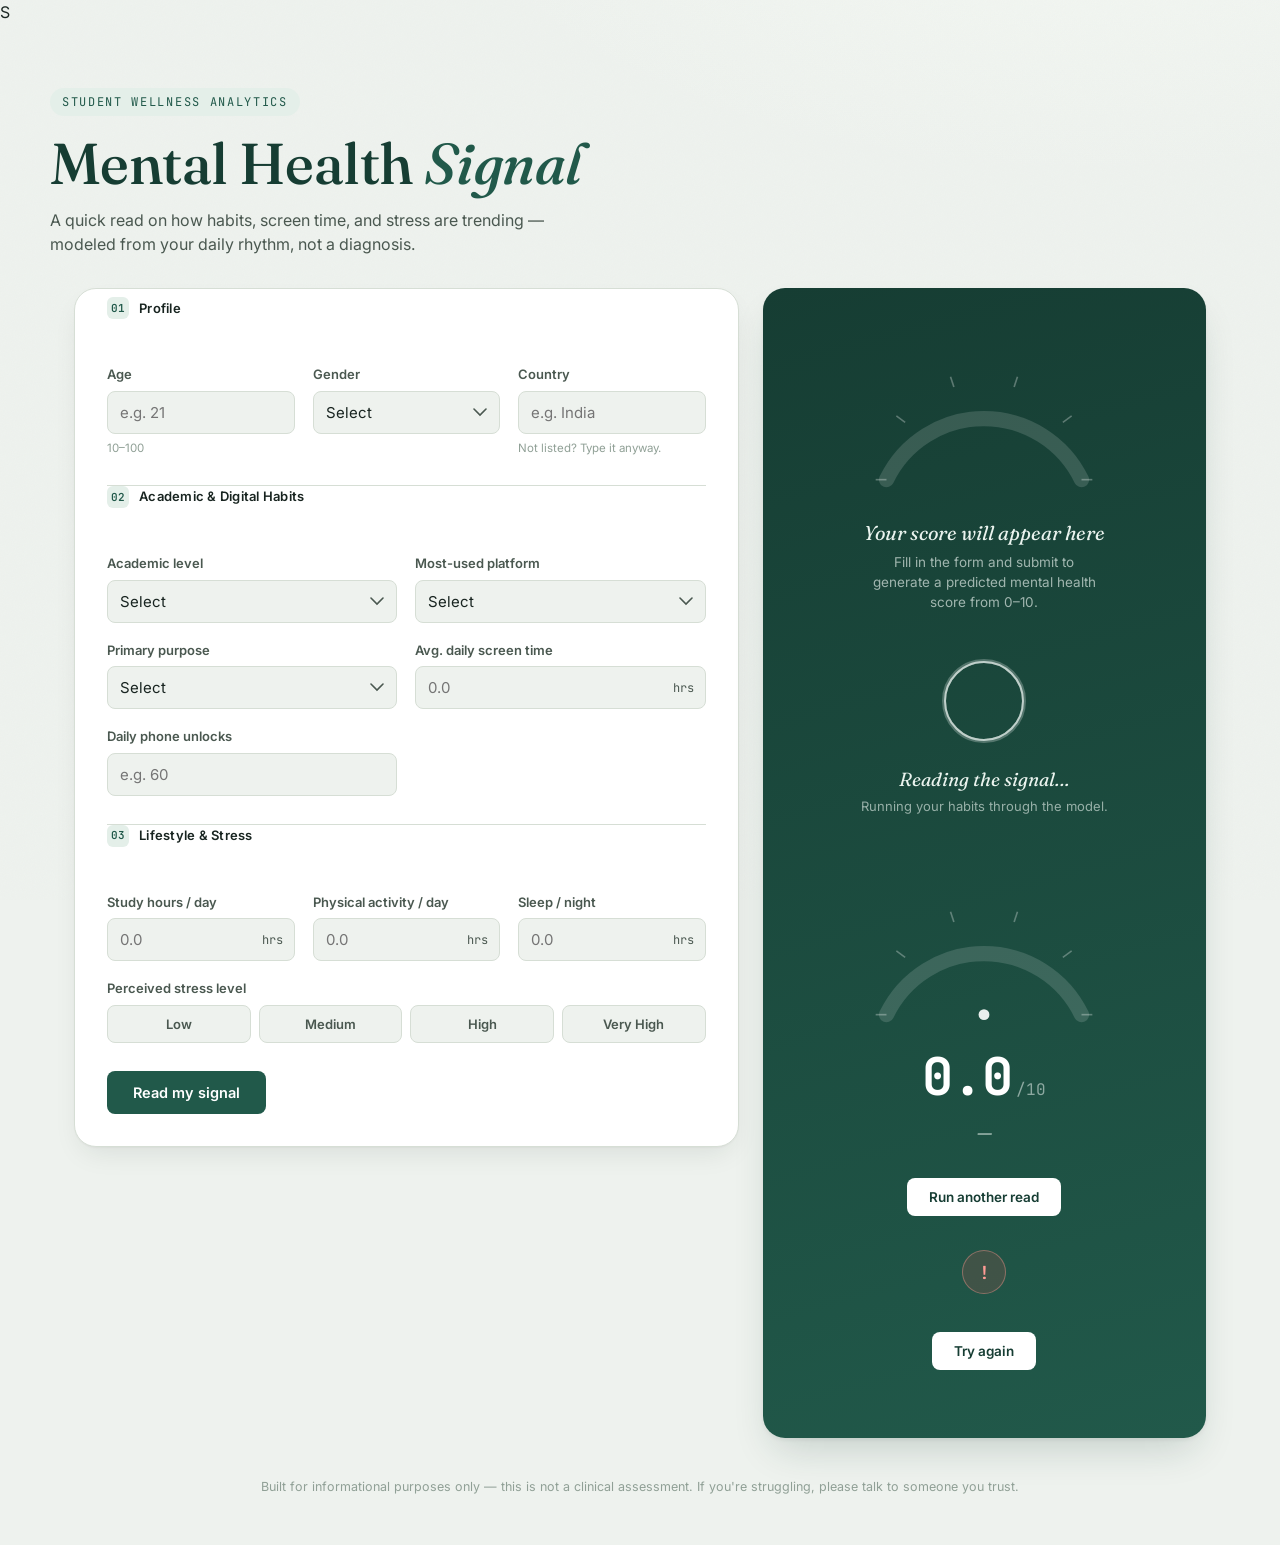
<file: index.html>
<!DOCTYPE html>
<html lang="en">
<head>
<meta charset="UTF-8" />
<meta name="viewport" content="width=device-width, initial-scale=1.0" />
<title>Mental Health Signal — Student Wellness Analytics</title>
<link rel="preconnect" href="https://fonts.googleapis.com">
<link rel="preconnect" href="https://fonts.gstatic.com" crossorigin>
<link href="https://fonts.googleapis.com/css2?family=Fraunces:ital,opsz,wght@0,9..144,400;0,9..144,500;0,9..144,600;1,9..144,500&family=Inter:wght@400;500;600;700&family=JetBrains+Mono:wght@400;500;700&display=swap" rel="stylesheet">
<link rel="stylesheet" href="style.css" />
</head>S
<body>

<div class="noise-overlay" aria-hidden="true"></div>

<header class="site-header">
  <div class="header-inner">
    <span class="eyebrow">Student Wellness Analytics</span>
    <h1 class="title">Mental Health <em>Signal</em></h1>
    <p class="subtitle">A quick read on how habits, screen time, and stress are trending — modeled from your daily rhythm, not a diagnosis.</p>
  </div>
</header>

<main class="layout">

  <!-- FORM PANEL -->
  <section class="panel form-panel" aria-labelledby="form-heading">
    <form id="predict-form" novalidate>

      <fieldset class="group">
        <legend><span class="legend-index">01</span> Profile</legend>
        <div class="grid grid-3">
          <div class="field">
            <label for="age">Age</label>
            <input type="number" id="age" name="age" min="10" max="100" step="1" required placeholder="e.g. 21" />
            <span class="hint">10–100</span>
            <span class="error-msg" data-for="age"></span>
          </div>
          <div class="field">
            <label for="gender">Gender</label>
            <select id="gender" name="gender" required>
              <option value="" disabled selected hidden>Select</option>
              <option value="Male">Male</option>
              <option value="Female">Female</option>
            </select>
            <span class="error-msg" data-for="gender"></span>
          </div>
          <div class="field">
            <label for="country">Country</label>
            <input type="text" id="country" name="country" list="country-list" required placeholder="e.g. India" autocomplete="off" />
            <datalist id="country-list">
              <option value="Nepal"></option>
              <option value="India"></option>
              <option value="USA"></option>
              <option value="Canada"></option>
              <option value="Australia"></option>
              <option value="UK"></option>
              <option value="Germany"></option>
              <option value="Mexico"></option>
              <option value="Turkey"></option>
              <option value="France"></option>
            </datalist>
            <span class="hint">Not listed? Type it anyway.</span>
            <span class="error-msg" data-for="country"></span>
          </div>
        </div>
      </fieldset>

      <fieldset class="group">
        <legend><span class="legend-index">02</span> Academic &amp; Digital Habits</legend>
        <div class="grid grid-2">
          <div class="field">
            <label for="academic_level">Academic level</label>
            <select id="academic_level" name="academic_level" required>
              <option value="" disabled selected hidden>Select</option>
              <option value="High School">High School</option>
              <option value="Undergraduate">Undergraduate</option>
              <option value="Graduate">Graduate</option>
            </select>
            <span class="error-msg" data-for="academic_level"></span>
          </div>
          <div class="field">
            <label for="most_used_platform">Most-used platform</label>
            <select id="most_used_platform" name="most_used_platform" required>
              <option value="" disabled selected hidden>Select</option>
              <option value="Facebook">Facebook</option>
              <option value="Instagram">Instagram</option>
              <option value="Snapchat">Snapchat</option>
              <option value="Twitter">Twitter</option>
              <option value="YouTube">YouTube</option>
              <option value="TikTok">TikTok</option>
              <option value="LinkedIn">LinkedIn</option>
              <option value="LINE">LINE</option>
              <option value="KakaoTalk">KakaoTalk</option>
              <option value="VKontakte">VKontakte</option>
              <option value="WhatsApp">WhatsApp</option>
              <option value="WeChat">WeChat</option>
            </select>
            <span class="error-msg" data-for="most_used_platform"></span>
          </div>
          <div class="field">
            <label for="purpose_of_use">Primary purpose</label>
            <select id="purpose_of_use" name="purpose_of_use" required>
              <option value="" disabled selected hidden>Select</option>
              <option value="Networking">Networking</option>
              <option value="Education">Education</option>
              <option value="Entertainment">Entertainment</option>
              <option value="News">News</option>
            </select>
            <span class="error-msg" data-for="purpose_of_use"></span>
          </div>
          <div class="field">
            <label for="avg_daily_usage_hours">Avg. daily screen time</label>
            <div class="unit-input">
              <input type="number" id="avg_daily_usage_hours" name="avg_daily_usage_hours" min="0" max="24" step="0.1" required placeholder="0.0" />
              <span class="unit">hrs</span>
            </div>
            <span class="error-msg" data-for="avg_daily_usage_hours"></span>
          </div>
          <div class="field">
            <label for="daily_unlocks">Daily phone unlocks</label>
            <input type="number" id="daily_unlocks" name="daily_unlocks" min="0" step="1" required placeholder="e.g. 60" />
            <span class="error-msg" data-for="daily_unlocks"></span>
          </div>
        </div>
      </fieldset>

      <fieldset class="group">
        <legend><span class="legend-index">03</span> Lifestyle &amp; Stress</legend>
        <div class="grid grid-3">
          <div class="field">
            <label for="study_hours">Study hours / day</label>
            <div class="unit-input">
              <input type="number" id="study_hours" name="study_hours" min="0" max="24" step="0.1" required placeholder="0.0" />
              <span class="unit">hrs</span>
            </div>
            <span class="error-msg" data-for="study_hours"></span>
          </div>
          <div class="field">
            <label for="physical_activity_hours">Physical activity / day</label>
            <div class="unit-input">
              <input type="number" id="physical_activity_hours" name="physical_activity_hours" min="0" max="24" step="0.1" required placeholder="0.0" />
              <span class="unit">hrs</span>
            </div>
            <span class="error-msg" data-for="physical_activity_hours"></span>
          </div>
          <div class="field">
            <label for="sleep_hours_per_night">Sleep / night</label>
            <div class="unit-input">
              <input type="number" id="sleep_hours_per_night" name="sleep_hours_per_night" min="0" max="24" step="0.1" required placeholder="0.0" />
              <span class="unit">hrs</span>
            </div>
            <span class="error-msg" data-for="sleep_hours_per_night"></span>
          </div>
          <div class="field field-span">
            <label for="stress_level">Perceived stress level</label>
            <div class="segmented" id="stress_level_group" data-name="stress_level">
              <button type="button" class="seg-btn" data-value="Low">Low</button>
              <button type="button" class="seg-btn" data-value="Medium">Medium</button>
              <button type="button" class="seg-btn" data-value="High">High</button>
              <button type="button" class="seg-btn" data-value="Very High">Very High</button>
            </div>
            <input type="hidden" id="stress_level" name="stress_level" required />
            <span class="error-msg" data-for="stress_level"></span>
          </div>
        </div>
      </fieldset>

      <div class="form-footer">
        <button type="submit" class="submit-btn" id="submit-btn">
          <span class="btn-label">Read my signal</span>
          <span class="btn-spinner" aria-hidden="true"></span>
        </button>
      </div>
    </form>
  </section>

  <!-- RESULT PANEL -->
  <aside class="panel result-panel" aria-live="polite">
    <div class="result-inner" id="result-inner">

      <div class="state state-idle" id="state-idle">
        <svg class="gauge gauge-idle" viewBox="0 0 240 160" aria-hidden="true">
          <path class="gauge-track" d="M 30 140 A 100 100 0 0 1 210 140" />
          <g class="gauge-ticks"></g>
        </svg>
        <p class="idle-label">Your score will appear here</p>
        <p class="idle-copy">Fill in the form and submit to generate a predicted mental health score from 0–10.</p>
      </div>

      <div class="state state-loading" id="state-loading" hidden>
        <div class="pulse-ring"></div>
        <p class="loading-label">Reading the signal…</p>
        <p class="loading-copy">Running your habits through the model.</p>
      </div>

      <div class="state state-result" id="state-result" hidden>
        <svg class="gauge gauge-result" viewBox="0 0 240 160" aria-hidden="true">
          <defs>
            <linearGradient id="gaugeGradient" x1="0%" y1="0%" x2="100%" y2="0%">
              <stop offset="0%" stop-color="#D9534F"/>
              <stop offset="45%" stop-color="#E3B341"/>
              <stop offset="100%" stop-color="#4C9A78"/>
            </linearGradient>
          </defs>
          <path class="gauge-track" d="M 30 140 A 100 100 0 0 1 210 140" />
          <path class="gauge-fill" id="gauge-fill" d="M 30 140 A 100 100 0 0 1 210 140" />
          <g class="gauge-ticks"></g>
          <circle class="gauge-needle-hub" cx="120" cy="140" r="5" />
        </svg>
        <div class="score-readout">
          <span class="score-number" id="score-number">0.0</span>
          <span class="score-max">/10</span>
        </div>
        <p class="score-band" id="score-band">—</p>
        <p class="score-context" id="score-context"></p>
        <button type="button" class="reset-btn" id="reset-btn">Run another read</button>
      </div>

      <div class="state state-error" id="state-error" hidden>
        <div class="error-icon" aria-hidden="true">!</div>
        <p class="error-copy" id="error-copy"></p>
        <button type="button" class="reset-btn" id="error-retry-btn">Try again</button>
      </div>

    </div>
  </aside>

</main>

<footer class="site-footer">
  <p>Built for informational purposes only — this is not a clinical assessment. If you're struggling, please talk to someone you trust.</p>
</footer>

<script src="script.js"></script>
</body>
</html>
</file>
<file: style.css>
/* =========================================================
   TOKENS
   ========================================================= */
:root {
  --ink:        #182420;
  --ink-soft:   #4A5850;
  --paper:      #EEF2EE;
  --paper-deep: #E2E8E1;
  --surface:    #FFFFFF;
  --line:       #D6DED5;

  --pine:       #21594A;
  --pine-deep:  #163D33;
  --pine-tint:  #E4EFE9;

  --amber:      #E3B341;
  --coral:      #D9534F;
  --sage:       #4C9A78;

  --font-display: 'Fraunces', Georgia, serif;
  --font-body:    'Inter', -apple-system, sans-serif;
  --font-mono:    'JetBrains Mono', 'SFMono-Regular', monospace;

  --radius-sm: 8px;
  --radius-md: 14px;
  --radius-lg: 22px;

  --shadow-card: 0 1px 2px rgba(24,36,32,0.04), 0 12px 28px -8px rgba(24,36,32,0.10);
  --shadow-lift: 0 2px 4px rgba(24,36,32,0.06), 0 20px 40px -12px rgba(22,61,51,0.20);
}

* { box-sizing: border-box; }

html { -webkit-font-smoothing: antialiased; }

body {
  margin: 0;
  background:
    radial-gradient(1200px 600px at 85% -10%, #F4F8F3 0%, transparent 55%),
    var(--paper);
  color: var(--ink);
  font-family: var(--font-body);
  line-height: 1.5;
  position: relative;
}

.noise-overlay {
  position: fixed;
  inset: 0;
  pointer-events: none;
  z-index: 0;
  opacity: 0.025;
  background-image: url("data:image/svg+xml,%3Csvg xmlns='http://www.w3.org/2000/svg' width='90' height='90'%3E%3Cfilter id='n'%3E%3CfeTurbulence type='fractalNoise' baseFrequency='0.9' numOctaves='2' stitchTiles='stitch'/%3E%3C/filter%3E%3Crect width='100%25' height='100%25' filter='url(%23n)'/%3E%3C/svg%3E");
}

/* =========================================================
   HEADER
   ========================================================= */
.site-header {
  padding: 64px 24px 32px;
  position: relative;
  z-index: 1;
}

.header-inner {
  max-width: 1180px;
  margin: 0 auto;
}

.eyebrow {
  display: inline-block;
  font-family: var(--font-mono);
  font-size: 12px;
  letter-spacing: 0.14em;
  text-transform: uppercase;
  color: var(--pine);
  background: var(--pine-tint);
  padding: 5px 12px;
  border-radius: 100px;
  margin-bottom: 18px;
}

.title {
  font-family: var(--font-display);
  font-weight: 500;
  font-size: clamp(2.4rem, 5vw, 3.6rem);
  line-height: 1.05;
  margin: 0 0 14px;
  letter-spacing: -0.01em;
  color: var(--pine-deep);
}

.title em {
  font-style: italic;
  font-weight: 500;
  color: var(--pine);
}

.subtitle {
  max-width: 560px;
  font-size: 16px;
  color: var(--ink-soft);
  margin: 0;
}

/* =========================================================
   LAYOUT
   ========================================================= */
.layout {
  max-width: 1180px;
  margin: 0 auto;
  padding: 0 24px 40px;
  display: grid;
  grid-template-columns: 1.5fr 1fr;
  gap: 24px;
  align-items: start;
  position: relative;
  z-index: 1;
}

.panel {
  background: var(--surface);
  border-radius: var(--radius-lg);
  border: 1px solid var(--line);
  box-shadow: var(--shadow-card);
}

.form-panel { padding: 8px 32px 32px; }

.result-panel {
  position: sticky;
  top: 24px;
  min-height: 520px;
  background: linear-gradient(165deg, var(--pine-deep) 0%, var(--pine) 100%);
  border: none;
  box-shadow: var(--shadow-lift);
  display: flex;
  color: #EAF3EE;
}

/* =========================================================
   FORM
   ========================================================= */
fieldset.group {
  border: none;
  margin: 0;
  padding: 28px 0;
  border-bottom: 1px solid var(--line);
}
fieldset.group:last-of-type { border-bottom: none; padding-bottom: 8px; }

legend {
  font-family: var(--font-body);
  font-weight: 600;
  font-size: 13px;
  letter-spacing: 0.02em;
  color: var(--ink);
  display: flex;
  align-items: center;
  gap: 10px;
  padding: 0;
  margin-bottom: 18px;
}

.legend-index {
  font-family: var(--font-mono);
  font-size: 11px;
  color: var(--pine);
  background: var(--pine-tint);
  width: 22px;
  height: 22px;
  border-radius: 6px;
  display: inline-flex;
  align-items: center;
  justify-content: center;
}

.grid {
  display: grid;
  gap: 18px;
}
.grid-2 { grid-template-columns: repeat(2, 1fr); }
.grid-3 { grid-template-columns: repeat(3, 1fr); }

.field { display: flex; flex-direction: column; gap: 6px; position: relative; }
.field-span { grid-column: 1 / -1; }

label {
  font-size: 13px;
  font-weight: 600;
  color: var(--ink-soft);
}

input[type="text"],
input[type="number"],
select {
  font-family: var(--font-body);
  font-size: 15px;
  color: var(--ink);
  background: var(--paper);
  border: 1.5px solid var(--line);
  border-radius: var(--radius-sm);
  padding: 11px 12px;
  width: 100%;
  transition: border-color 0.15s ease, background 0.15s ease, box-shadow 0.15s ease;
  appearance: none;
}

select {
  background-image: url("data:image/svg+xml,%3Csvg xmlns='http://www.w3.org/2000/svg' width='14' height='9'%3E%3Cpath d='M1 1l6 6 6-6' stroke='%234A5850' stroke-width='1.6' fill='none' stroke-linecap='round'/%3E%3C/svg%3E");
  background-repeat: no-repeat;
  background-position: right 12px center;
  padding-right: 34px;
  cursor: pointer;
}

input:hover, select:hover { border-color: #B9C6B7; }

input:focus, select:focus {
  outline: none;
  border-color: var(--pine);
  background: var(--surface);
  box-shadow: 0 0 0 3px var(--pine-tint);
}

input:invalid:not(:placeholder-shown):not(:focus) {
  border-color: var(--coral);
}

.field.field-error input,
.field.field-error select {
  border-color: var(--coral);
  background: #FBEEEE;
}

.unit-input { position: relative; }
.unit-input input { padding-right: 44px; }
.unit-input .unit {
  position: absolute;
  right: 12px;
  top: 50%;
  transform: translateY(-50%);
  font-family: var(--font-mono);
  font-size: 12px;
  color: var(--ink-soft);
  pointer-events: none;
}

.hint {
  font-size: 11.5px;
  color: #90A096;
}

.error-msg {
  font-size: 12px;
  color: var(--coral);
  min-height: 0;
  display: none;
}
.field.field-error .error-msg { display: block; }

/* segmented control for stress level */
.segmented {
  display: grid;
  grid-template-columns: repeat(4, 1fr);
  gap: 8px;
}

.seg-btn {
  font-family: var(--font-body);
  font-size: 13px;
  font-weight: 600;
  color: var(--ink-soft);
  background: var(--paper);
  border: 1.5px solid var(--line);
  border-radius: var(--radius-sm);
  padding: 10px 8px;
  cursor: pointer;
  transition: all 0.15s ease;
}
.seg-btn:hover { border-color: #B9C6B7; color: var(--ink); }
.seg-btn.active {
  background: var(--pine);
  border-color: var(--pine);
  color: #fff;
}
.seg-btn[data-value="Very High"].active { background: var(--coral); border-color: var(--coral); }
.seg-btn[data-value="High"].active { background: #C97C3B; border-color: #C97C3B; }

/* footer / submit */
.form-footer {
  display: flex;
  align-items: center;
  justify-content: space-between;
  gap: 16px;
  padding-top: 20px;
}

.api-note {
  font-family: var(--font-mono);
  font-size: 11.5px;
  color: #90A096;
  margin: 0;
}
.api-note code {
  background: var(--paper-deep);
  padding: 2px 5px;
  border-radius: 4px;
}

.submit-btn {
  position: relative;
  font-family: var(--font-body);
  font-weight: 600;
  font-size: 14.5px;
  color: #fff;
  background: var(--pine);
  border: none;
  border-radius: var(--radius-sm);
  padding: 13px 26px;
  cursor: pointer;
  display: inline-flex;
  align-items: center;
  gap: 10px;
  transition: background 0.15s ease, transform 0.1s ease;
  white-space: nowrap;
}
.submit-btn:hover { background: var(--pine-deep); }
.submit-btn:active { transform: scale(0.98); }
.submit-btn:disabled { opacity: 0.75; cursor: progress; }

.btn-spinner {
  display: none;
  width: 14px;
  height: 14px;
  border-radius: 50%;
  border: 2px solid rgba(255,255,255,0.35);
  border-top-color: #fff;
  animation: spin 0.7s linear infinite;
}
.submit-btn.loading .btn-label { opacity: 0.85; }
.submit-btn.loading .btn-spinner { display: inline-block; }

@keyframes spin { to { transform: rotate(360deg); } }

/* =========================================================
   RESULT PANEL
   ========================================================= */
.result-inner {
  width: 100%;
  padding: 40px 32px;
  display: flex;
  flex-direction: column;
  align-items: center;
  text-align: center;
  gap: 6px;
}

.state { width: 100%; display: flex; flex-direction: column; align-items: center; }

/* gauge */
.gauge { width: 100%; max-width: 260px; overflow: visible; margin-bottom: 8px; }
.gauge-track {
  fill: none;
  stroke: rgba(255,255,255,0.14);
  stroke-width: 14;
  stroke-linecap: round;
}
.gauge-fill {
  fill: none;
  stroke: url(#gaugeGradient);
  stroke-width: 14;
  stroke-linecap: round;
  stroke-dasharray: 314;
  stroke-dashoffset: 314;
  transition: stroke-dashoffset 1.1s cubic-bezier(0.22, 1, 0.36, 1);
}
.gauge-needle-hub { fill: #fff; opacity: 0.9; }
.gauge-ticks line { stroke: rgba(255,255,255,0.3); stroke-width: 1.5; }

.idle-label {
  font-family: var(--font-display);
  font-size: 20px;
  font-style: italic;
  color: #EAF3EE;
  margin: 8px 0 4px;
}
.idle-copy {
  font-size: 13.5px;
  color: rgba(234,243,238,0.65);
  max-width: 230px;
  margin: 0;
}

/* loading */
.state-loading { padding: 40px 0; }
.pulse-ring {
  width: 84px;
  height: 84px;
  border-radius: 50%;
  border: 2px solid rgba(255,255,255,0.25);
  position: relative;
  margin-bottom: 22px;
}
.pulse-ring::before, .pulse-ring::after {
  content: "";
  position: absolute;
  inset: 0;
  border-radius: 50%;
  border: 2px solid rgba(234,243,238,0.55);
  animation: pulse-out 1.8s ease-out infinite;
}
.pulse-ring::after { animation-delay: 0.6s; }
@keyframes pulse-out {
  0% { transform: scale(0.6); opacity: 0.9; }
  100% { transform: scale(1.9); opacity: 0; }
}
.loading-label {
  font-family: var(--font-display);
  font-style: italic;
  font-size: 19px;
  margin: 0 0 4px;
}
.loading-copy { font-size: 13px; color: rgba(234,243,238,0.6); margin: 0; }

/* result */
.score-readout {
  display: flex;
  align-items: baseline;
  gap: 4px;
  margin-top: -6px;
}
.score-number {
  font-family: var(--font-mono);
  font-weight: 700;
  font-size: 52px;
  color: #fff;
  letter-spacing: -0.02em;
}
.score-max { font-family: var(--font-mono); font-size: 16px; color: rgba(234,243,238,0.55); }

.score-band {
  font-family: var(--font-display);
  font-style: italic;
  font-size: 19px;
  margin: 2px 0 10px;
}
.score-context {
  font-size: 13px;
  color: rgba(234,243,238,0.7);
  max-width: 250px;
  margin: 0 0 22px;
}

.reset-btn {
  font-family: var(--font-body);
  font-weight: 600;
  font-size: 13.5px;
  color: var(--pine-deep);
  background: #fff;
  border: none;
  border-radius: var(--radius-sm);
  padding: 11px 22px;
  cursor: pointer;
  transition: transform 0.1s ease, box-shadow 0.15s ease;
}
.reset-btn:hover { box-shadow: 0 6px 16px rgba(0,0,0,0.18); }
.reset-btn:active { transform: scale(0.98); }

/* error state */
.state-error { padding: 28px 0; }
.error-icon {
  width: 44px;
  height: 44px;
  border-radius: 50%;
  background: rgba(217,83,79,0.18);
  color: #FF9B95;
  border: 1.5px solid rgba(255,155,149,0.4);
  display: flex;
  align-items: center;
  justify-content: center;
  font-family: var(--font-mono);
  font-weight: 700;
  font-size: 18px;
  margin-bottom: 16px;
}
.error-label {
  font-family: var(--font-display);
  font-style: italic;
  font-size: 19px;
  margin: 0 0 6px;
}
.error-copy {
  font-size: 13px;
  color: rgba(234,243,238,0.7);
  max-width: 250px;
  margin: 0 0 22px;
}

/* =========================================================
   FOOTER
   ========================================================= */
.site-footer {
  max-width: 1180px;
  margin: 0 auto;
  padding: 0 24px 48px;
  position: relative;
  z-index: 1;
}
.site-footer p {
  font-size: 12.5px;
  color: #90A096;
  text-align: center;
  margin: 0;
}

/* =========================================================
   RESPONSIVE
   ========================================================= */
@media (max-width: 920px) {
  .layout { grid-template-columns: 1fr; }
  .result-panel { position: static; min-height: 420px; }
  .grid-3 { grid-template-columns: repeat(2, 1fr); }
}

@media (max-width: 560px) {
  .site-header { padding: 44px 16px 24px; }
  .layout { padding: 0 16px 32px; gap: 16px; }
  .form-panel { padding: 4px 20px 24px; }
  .grid-2, .grid-3 { grid-template-columns: 1fr; }
  .segmented { grid-template-columns: repeat(2, 1fr); }
  .form-footer { flex-direction: column; align-items: stretch; gap: 14px; }
  .submit-btn { justify-content: center; }
  .api-note { text-align: center; }
}

@media (prefers-reduced-motion: reduce) {
  * { animation-duration: 0.001ms !important; transition-duration: 0.001ms !important; }
}
</file>
